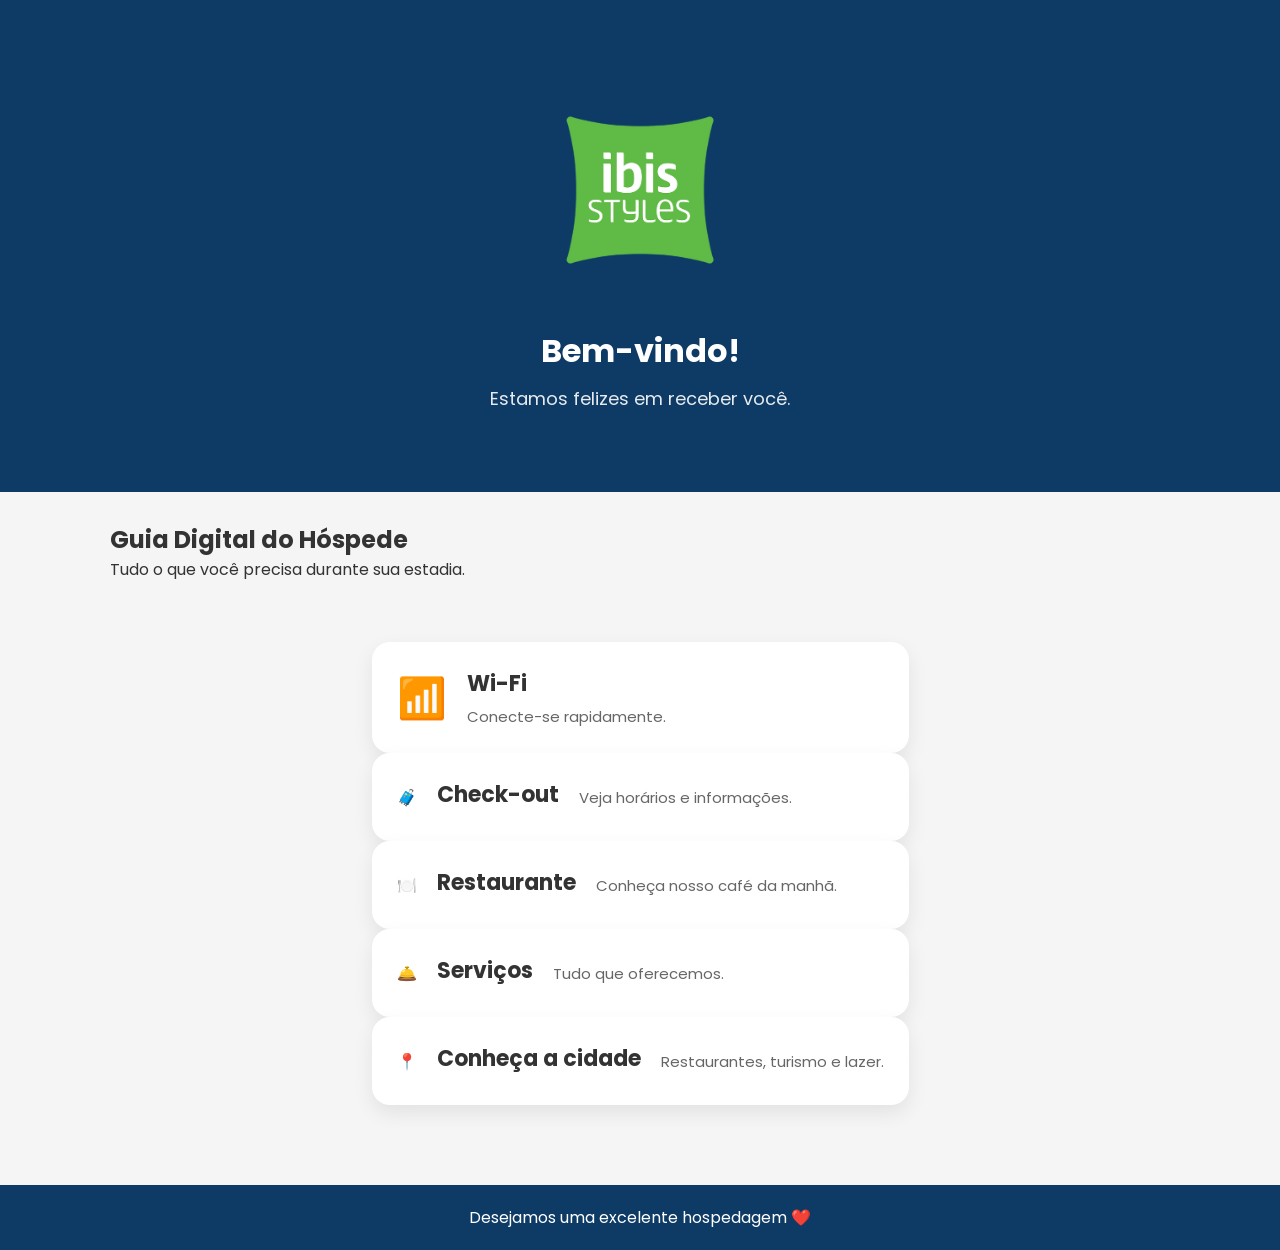
<file: index.html>
<!DOCTYPE html>
<html lang="pt-BR">

<head>

<meta charset="UTF-8">

<meta name="viewport" content="width=device-width, initial-scale=1.0">

<title>Guia do Hóspede</title>

<link rel="stylesheet" href="css/style.css">

<link rel="preconnect" href="https://fonts.googleapis.com">

<link rel="preconnect" href="https://fonts.gstatic.com" crossorigin>

<link href="https://fonts.googleapis.com/css2?family=Poppins:wght@300;400;500;600;700&display=swap" rel="stylesheet">

</head>

<body>

<header>

<div class="container">

<img src="img/logo-ibisstyles.png" class="logo">
<h1>Bem-vindo!</h1>

<p>Estamos felizes em receber você.</p>

</div>

</header>

<section class="hero">

<div class="container">

<h2>Guia Digital do Hóspede</h2>

<p>Tudo o que você precisa durante sua estadia.</p>

</div>

</section>

<section class="menu">

<div class="container">

  <a href="wifi.html" class="card">
    <div class="icon">📶</div>

    <div>
        <h3>Wi-Fi</h3>
        <p>Conecte-se rapidamente.</p>
    </div>
</a>


<a href="checkout.html" class="card">

🧳

<h3>Check-out</h3>

<p>Veja horários e informações.</p>

</a>

<a href="restaurante.html" class="card">

🍽️

<h3>Restaurante</h3>

<p>Conheça nosso café da manhã.</p>

</a>

<a href="servicos.html" class="card">

🛎️

<h3>Serviços</h3>

<p>Tudo que oferecemos.</p>

</a>

<a href="cidade.html" class="card">

📍

<h3>Conheça a cidade</h3>

<p>Restaurantes, turismo e lazer.</p>

</a>

</div>

</section>

<footer>

<p>Desejamos uma excelente hospedagem ❤️</p>

</footer>

<script src="js/script.js"></script>

</body>

</html>
</file>
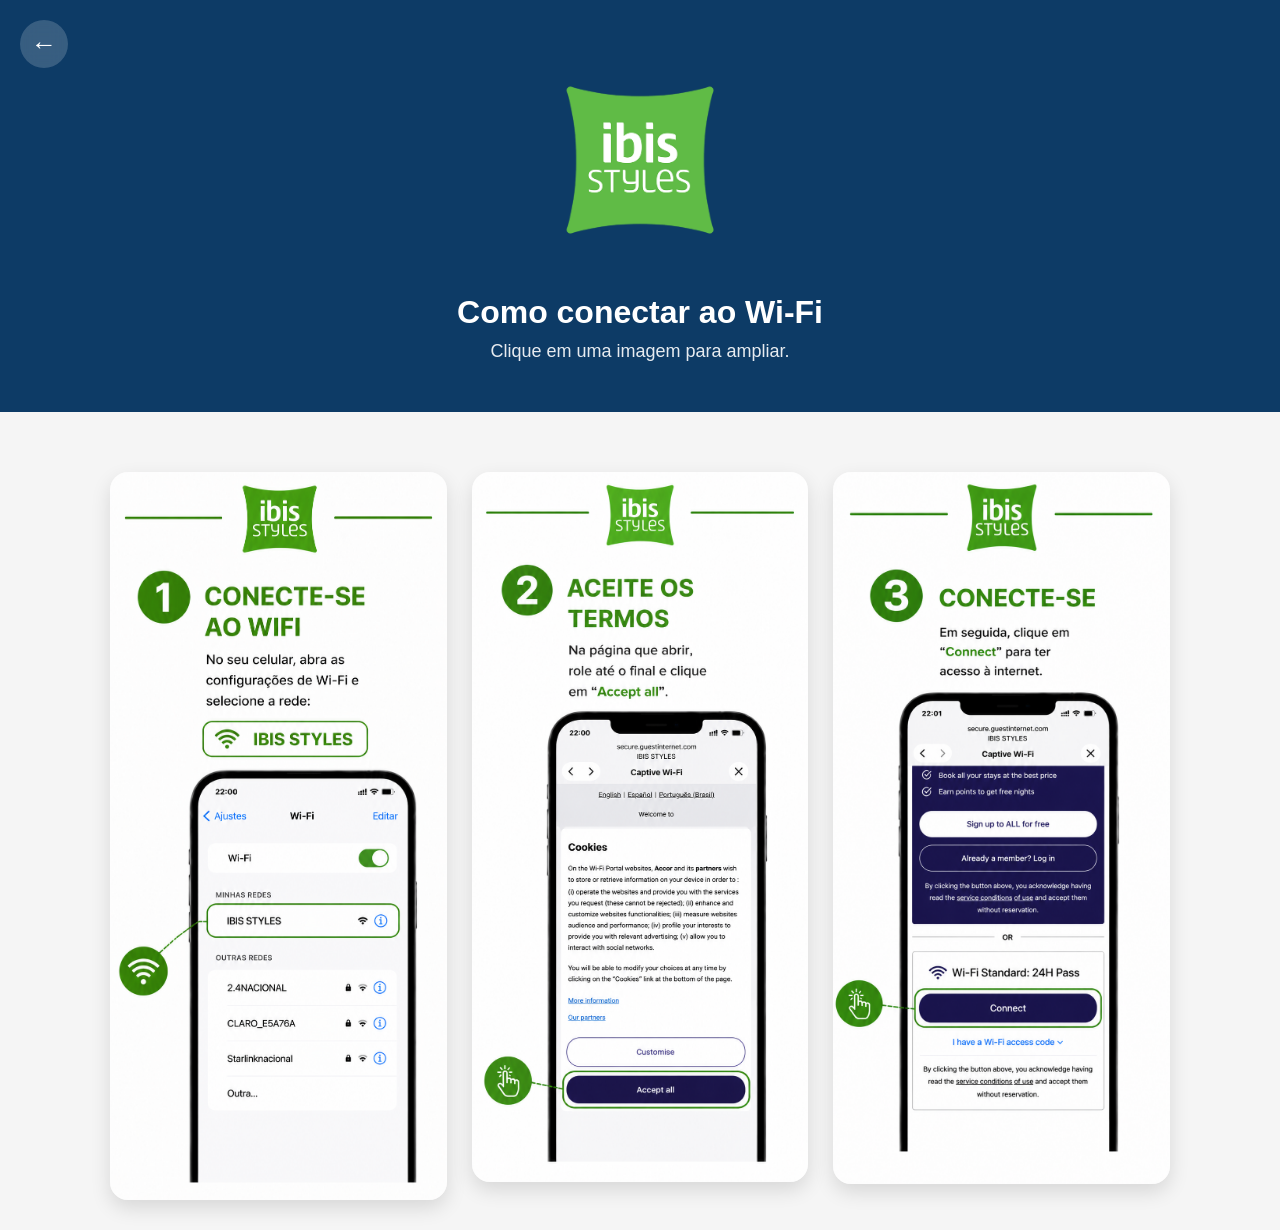
<file: wifi.html>
<!DOCTYPE html>
<html lang="pt-BR">
<head>
    <meta charset="UTF-8">
    <meta name="viewport" content="width=device-width, initial-scale=1.0">
    <title>Wi-Fi - Guia do Hóspede</title>

    <link rel="stylesheet" href="css/style.css">
</head>

<body>

<header>

<a href="index.html" class="btn-voltar">
    ←
</a>

<img src="img/logo-ibisstyles.png" class="logo">

<h1>Como conectar ao Wi-Fi</h1>

<p>Clique em uma imagem para ampliar.</p>

</header>

<div class="container">

    <div class="galeria">

        <img src="img/wifi-passo1.png" onclick="abrirImagem(this.src)" alt="Passo 1">

        <img src="img/wifi-passo2.png" onclick="abrirImagem(this.src)" alt="Passo 2">

        <img src="img/wifi-passo3.png" onclick="abrirImagem(this.src)" alt="Passo 3">

    </div>

</div>

<div id="lightbox" onclick="fecharImagem()">
    <span>&times;</span>
    <img id="imagemGrande" alt="Imagem ampliada">
</div>

<script src="js/script.js"></script>

</body>
</html>
</file>
<file: css/style.css>
/* ==========================
   RESET
========================== */

*{
    margin:0;
    padding:0;
    box-sizing:border-box;
    font-family:'Poppins',sans-serif;
}

body{
    background:#f5f5f5;
    color:#333;
}

/* ==========================
   CABEÇALHO
========================== */

header{
    position:relative;
    background:#0D3B66;
    color:#fff;
    text-align:center;
    padding:50px 20px;
}
.logo{
    width:220px;
    max-width:90%;
    margin-bottom:20px;
}

header h1{
    font-size:32px;
    margin-bottom:10px;
}

header p{
    font-size:18px;
    opacity:.9;
}

/* ==========================
   CONTAINER
========================== */

.container{
    max-width:1100px;
    margin:auto;
    padding:30px 20px;
}

/* ==========================
   HOME
========================== */

.menu{
    display:grid;
    grid-template-columns:repeat(auto-fit,minmax(260px,1fr));
    gap:20px;
}

/* ==========================
   CARDS
========================== */

.card{
    display:flex;
    align-items:center;
    gap:20px;

    background:#fff;

    padding:25px;

    border-radius:18px;

    text-decoration:none;

    color:#333;

    box-shadow:0 8px 20px rgba(0,0,0,.08);

    transition:.3s;
}

.card:hover{

    transform:translateY(-6px);

    box-shadow:0 15px 30px rgba(0,0,0,.15);

}

.icon{

    font-size:40px;

}

.card h3{

    font-size:22px;

    margin-bottom:5px;

}

.card p{

    color:#666;

    font-size:15px;

}

/* ==========================
   BOTÕES
========================== */

button{

    background:#0D3B66;

    color:white;

    border:none;

    border-radius:12px;

    padding:12px 24px;

    cursor:pointer;

    transition:.3s;

}

button:hover{

    background:#16568f;

}

/* ==========================
   LINK VOLTAR
========================== */

.btn-voltar{
    position:absolute;
    top:20px;
    left:20px;

    width:48px;
    height:48px;

    display:flex;
    justify-content:center;
    align-items:center;

    background:rgba(255,255,255,.18);

    border-radius:50%;

    color:#fff !important;

    text-decoration:none;

    font-size:26px;
    font-weight:bold;

    backdrop-filter:blur(8px);

    z-index:1000;
}
/* ==========================
   GALERIA WIFI
========================== */

.galeria{

    display:grid;

    grid-template-columns:repeat(auto-fit,minmax(220px,1fr));

    gap:25px;

    margin-top:30px;

}

.galeria img{

    width:100%;

    border-radius:18px;

    cursor:pointer;

    box-shadow:0 8px 20px rgba(0,0,0,.12);

    transition:.3s;

}

.galeria img:hover{

    transform:scale(1.03);

}

/* ==========================
   LIGHTBOX
========================== */

#lightbox{

    display:none;

    position:fixed;

    top:0;

    left:0;

    width:100%;

    height:100%;

    background:rgba(0,0,0,.92);

    justify-content:center;

    align-items:center;

    z-index:9999;

}

#lightbox img{

    max-width:90%;

    max-height:90%;

    border-radius:18px;

}

#lightbox span{

    position:absolute;

    top:20px;

    right:30px;

    color:white;

    font-size:45px;

    cursor:pointer;

}

/* ==========================
   RODAPÉ
========================== */

footer{

    background:#0D3B66;

    color:white;

    text-align:center;

    padding:20px;

    margin-top:50px;

}

/* ==========================
   RESPONSIVO
========================== */

@media (max-width:768px){

    .logo{

        width:170px;

    }

    header h1{

        font-size:26px;

    }

    .card{

        padding:20px;

    }

    .icon{

        font-size:34px;

    }

    .galeria{

        grid-template-columns:1fr;

    }

}
</file>
